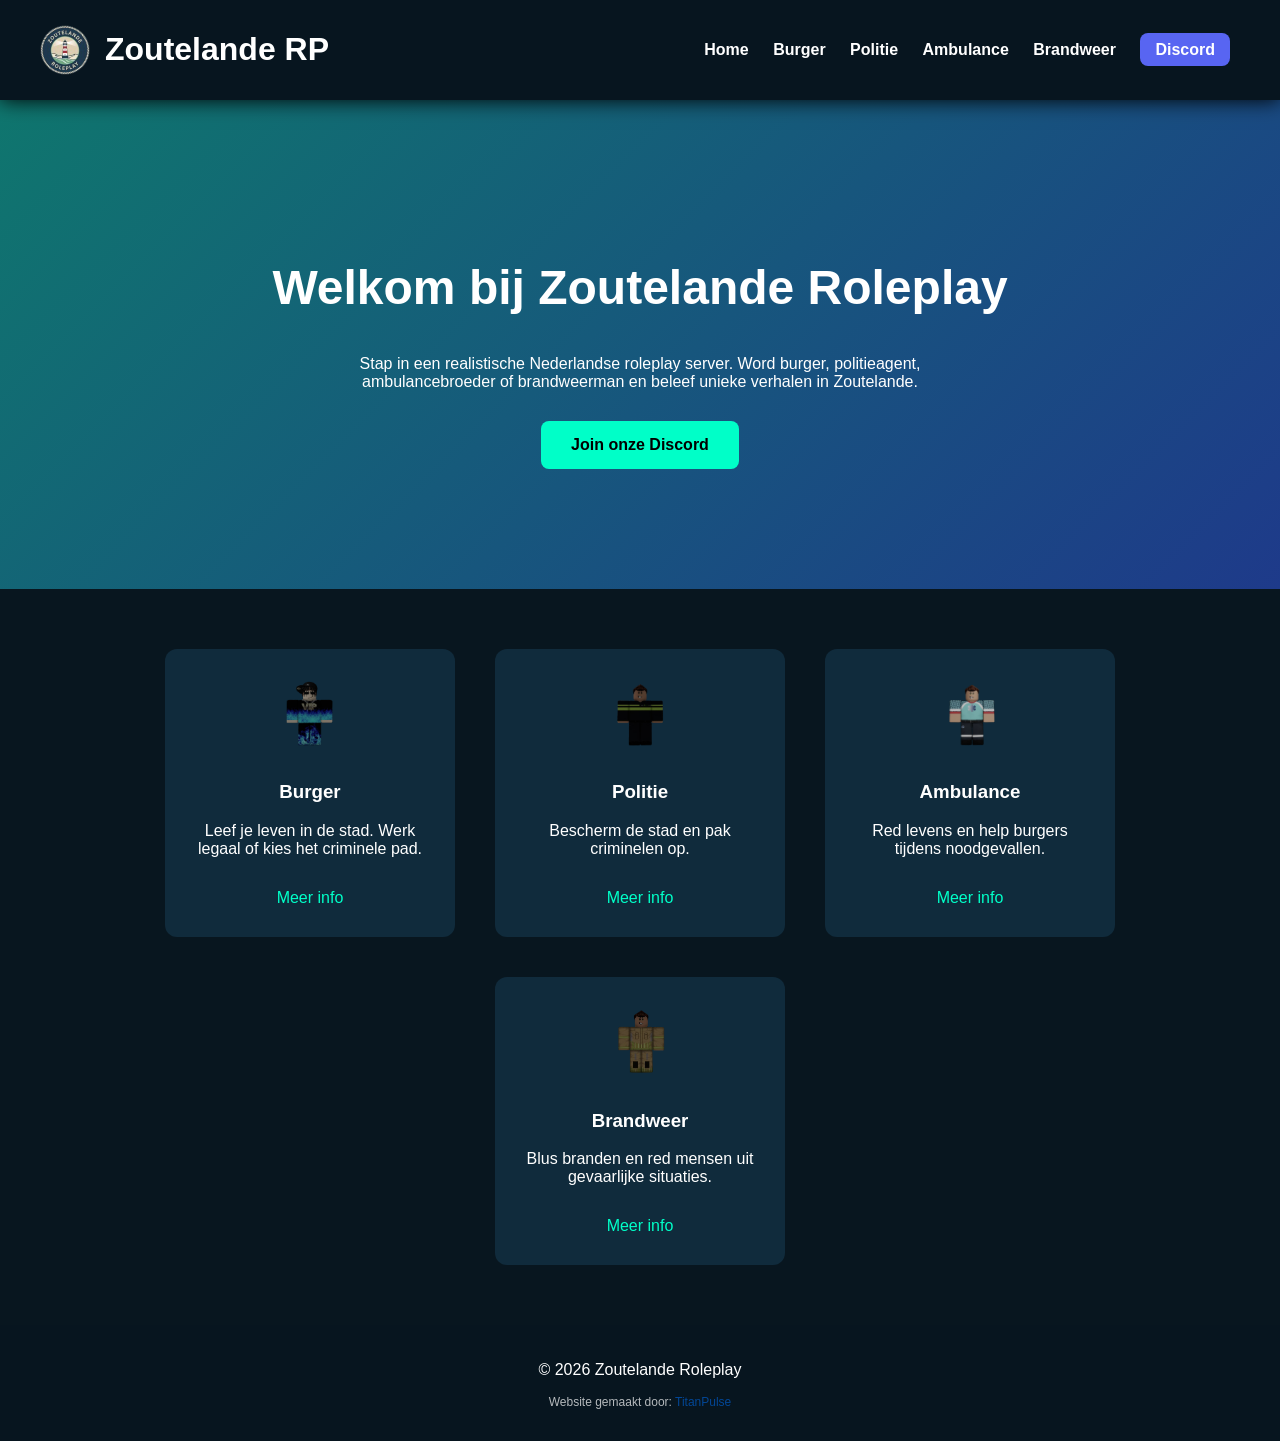
<file: index.html>
<!DOCTYPE html>
<html lang="nl">

<head>

<meta charset="UTF-8">
<meta name="viewport" content="width=device-width, initial-scale=1.0">

<title>Zoutelande Roleplay | Roblox Roleplay Server</title>

<!-- Favicon -->
<link rel="icon" type="image/x-icon" href="favicon.png">

<!-- SEO -->
<meta name="description" content="Zoutelande Roleplay is een Roblox roleplay server. Word burger, politie, ambulance of brandweer in Zoutelande!">
<meta name="keywords" content="Zoutelande Roleplay, Roblox RP, Nederlandse roleplay, Roblox roleplay server">
<meta name="author" content="Zoutelande Roleplay">

<!-- Open Graph / Discord preview -->
<meta property="og:title" content="Zoutelande Roleplay">
<meta property="og:description" content="Nederlandse Roblox roleplay server. Word burger, politie, ambulance of brandweer in Zoutelande!">
<meta property="og:image" content="https://www.zoutelande-roleplay.titanpulse-free.nl/discord-preview.png">
<meta property="og:url" content="https://www.zoutelande-roleplay.titanpulse-free.nl">
<meta property="og:type" content="website">

<!-- Twitter preview (soms ook door Discord gebruikt) -->
<meta name="twitter:card" content="summary_large_image">
<meta name="twitter:title" content="Zoutelande Roleplay">
<meta name="twitter:description" content="Nederlandse Roblox roleplay server">
<meta name="twitter:image" content="https://www.zoutelande-roleplay.titanpulse-free.nl/discord-preview.png">

<!-- Stylesheet -->
<link rel="stylesheet" href="style.css">

</head>
  
<body>

<header>

<a href="/" class="logo">

<img src="logo.png">

<h1>Zoutelande RP</h1>

</a>

<nav>

<a href="/">Home</a>
<a href="burger/">Burger</a>
<a href="politie/">Politie</a>
<a href="ambulance/">Ambulance</a>
<a href="brandweer/">Brandweer</a>

<a class="discord" href="https://discord.gg/a6deJQt2vz" target="_blank">
Discord
</a>

</nav>

</header>

<section class="hero">

<h2>Welkom bij Zoutelande Roleplay</h2>

<p>

Stap in een realistische Nederlandse roleplay server.  
Word burger, politieagent, ambulancebroeder of brandweerman  
en beleef unieke verhalen in Zoutelande.

</p>

<a class="joinbtn" href="https://discord.gg/a6deJQt2vz">Join onze Discord</a>

</section>

<section class="jobs">

<div class="card">

<img src="burger.png">

<h3>Burger</h3>

<p>

Leef je leven in de stad. Werk legaal of kies het criminele pad.

</p>

<a href="burger/">Meer info</a>

</div>

<div class="card">

<img src="politie.png">

<h3>Politie</h3>

<p>

Bescherm de stad en pak criminelen op.

</p>

<a href="politie/">Meer info</a>

</div>

<div class="card">

<img src="ambulance.png">

<h3>Ambulance</h3>

<p>

Red levens en help burgers tijdens noodgevallen.

</p>

<a href="ambulance/">Meer info</a>

</div>

<div class="card">

<img src="brandweer.png">

<h3>Brandweer</h3>

<p>

Blus branden en red mensen uit gevaarlijke situaties.

</p>

<a href="brandweer/">Meer info</a>

</div>

</section>

<footer>
  <p>© 2026 Zoutelande Roleplay</p>
  <p class="footer-credit" style="font-size:12px; margin-top:5px; opacity:0.7; text-align:center;">
    Website gemaakt door: <a href="https://www.titanpulse.nl/" target="_blank" rel="noopener">TitanPulse</a>
  </p>
</footer>

</body>
</html>
</file>
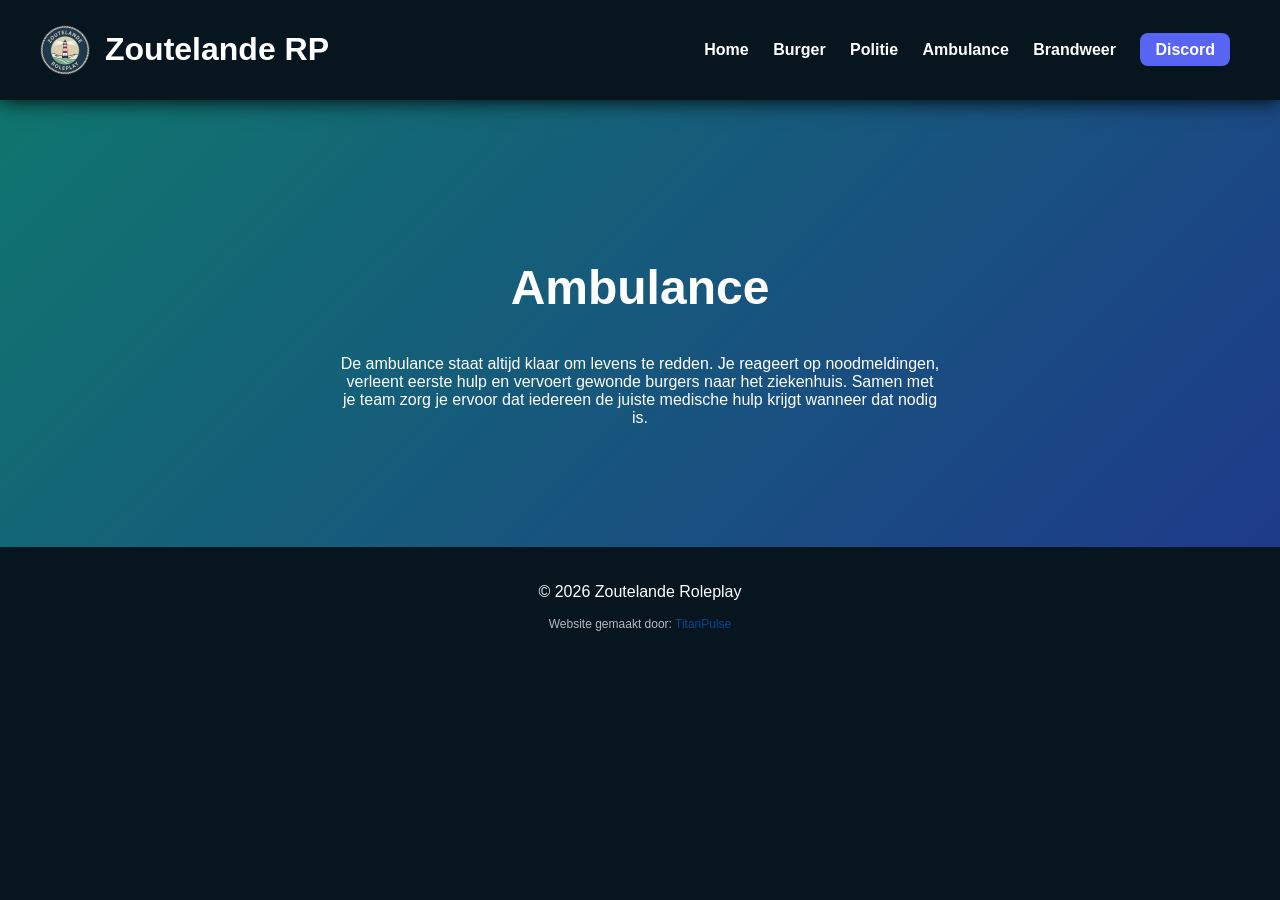
<file: ambulance/index.html>
<!DOCTYPE html>
<html lang="nl">

<head>

<meta charset="UTF-8">

<title>Ambulance | Zoutelande Roleplay</title>

<link rel="icon" href="../favicon.png">

<link rel="stylesheet" href="../style.css">

</head>

<body>

<header>

<a href="../" class="logo">

<img src="../logo.png">

<h1>Zoutelande RP</h1>

</a>

<nav>

<a href="../">Home</a>
<a href="../burger/">Burger</a>
<a href="../politie/">Politie</a>
<a href="../ambulance/">Ambulance</a>
<a href="../brandweer/">Brandweer</a>

<a class="discord" href="https://discord.gg/a6deJQt2vz" target="_blank">
Discord
</a>

</nav>

</header>

<section class="hero">

<h2>Ambulance</h2>

<p>

De ambulance staat altijd klaar om levens te redden.  
Je reageert op noodmeldingen, verleent eerste hulp  
en vervoert gewonde burgers naar het ziekenhuis.

Samen met je team zorg je ervoor dat iedereen  
de juiste medische hulp krijgt wanneer dat nodig is.

</p>

</section>

<footer>
  <p>© 2026 Zoutelande Roleplay</p>
  <p class="footer-credit" style="font-size:12px; margin-top:5px; opacity:0.7; text-align:center;">
    Website gemaakt door: <a href="https://www.titanpulse.nl/" target="_blank" rel="noopener">TitanPulse</a>
  </p>
</footer>

</body>

</html>
</file>
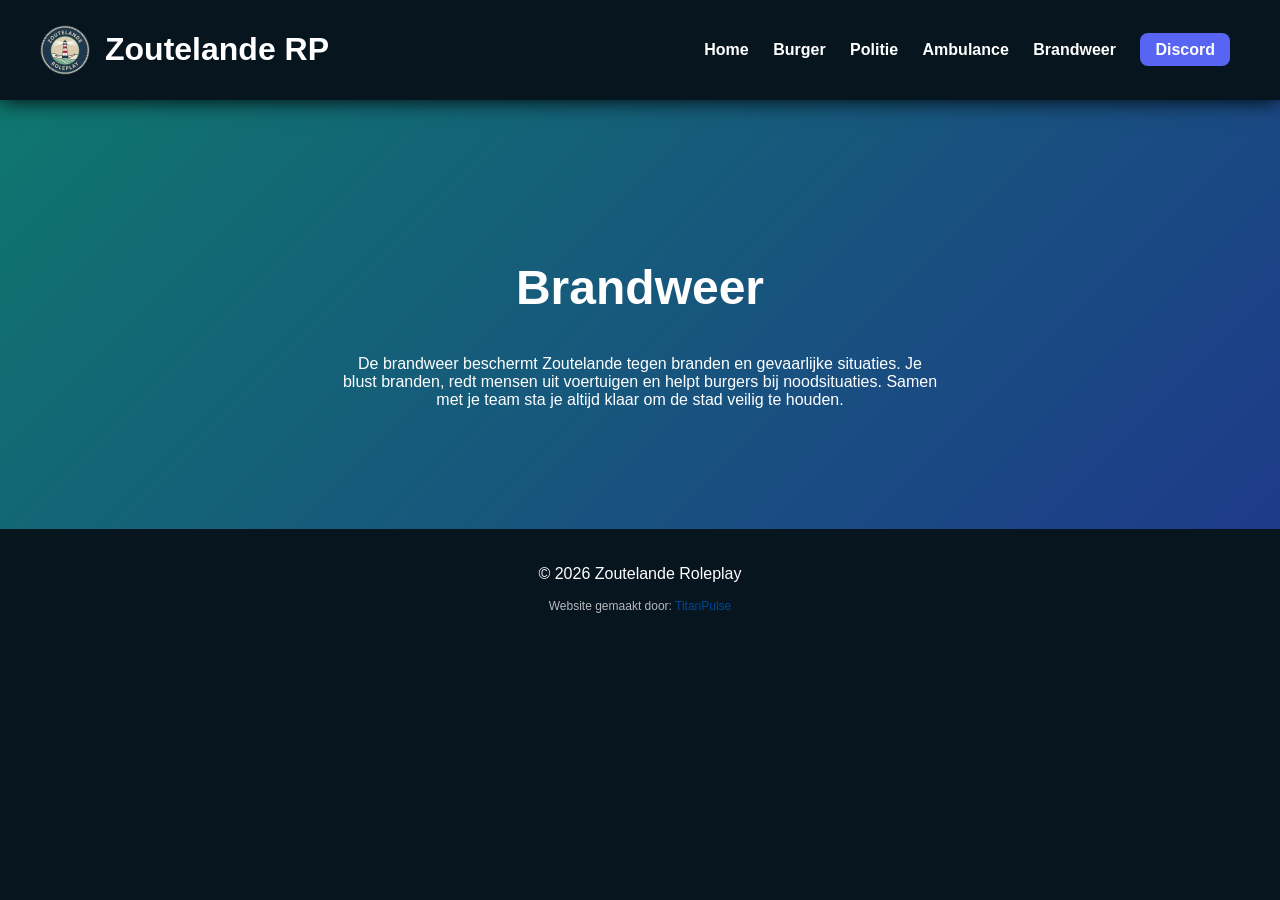
<file: brandweer/index.html>
<!DOCTYPE html>
<html lang="nl">

<head>

<meta charset="UTF-8">

<title>Brandweer | Zoutelande Roleplay</title>

<link rel="icon" href="../favicon.png">

<link rel="stylesheet" href="../style.css">

</head>

<body>

<header>

<a href="../" class="logo">

<img src="../logo.png">

<h1>Zoutelande RP</h1>

</a>

<nav>

<a href="../">Home</a>
<a href="../burger/">Burger</a>
<a href="../politie/">Politie</a>
<a href="../ambulance/">Ambulance</a>
<a href="../brandweer/">Brandweer</a>

<a class="discord" href="https://discord.gg/a6deJQt2vz" target="_blank">
Discord
</a>

</nav>

</header>

<section class="hero">

<h2>Brandweer</h2>

<p>

De brandweer beschermt Zoutelande tegen branden  
en gevaarlijke situaties.  

Je blust branden, redt mensen uit voertuigen  
en helpt burgers bij noodsituaties.  

Samen met je team sta je altijd klaar  
om de stad veilig te houden.

</p>

</section>

<footer>
  <p>© 2026 Zoutelande Roleplay</p>
  <p class="footer-credit" style="font-size:12px; margin-top:5px; opacity:0.7; text-align:center;">
    Website gemaakt door: <a href="https://www.titanpulse.nl/" target="_blank" rel="noopener">TitanPulse</a>
  </p>
</footer>

</body>

</html>
</file>
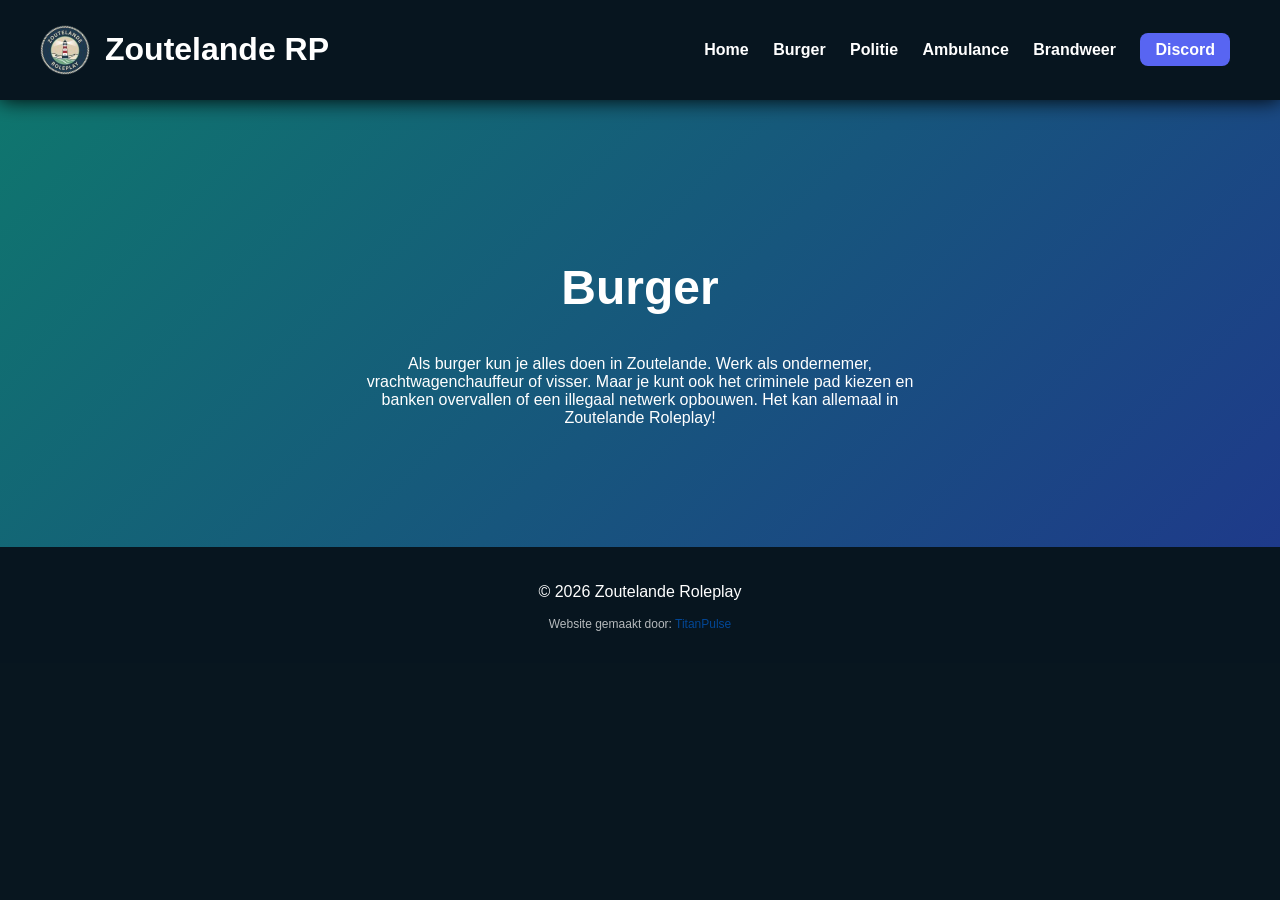
<file: burger/index.html>
<!DOCTYPE html>
<html lang="nl">
<head>

<meta charset="UTF-8">

<title>Burger | Zoutelande RP</title>

<link rel="icon" href="../favicon.png">

<link rel="stylesheet" href="../style.css">

</head>

<body>

<header>

<a href="../" class="logo">

<img src="../logo.png">

<h1>Zoutelande RP</h1>

</a>

<nav>

<a href="../">Home</a>
<a href="../burger/">Burger</a>
<a href="../politie/">Politie</a>
<a href="../ambulance/">Ambulance</a>
<a href="../brandweer/">Brandweer</a>

<a class="discord" href="https://discord.gg/a6deJQt2vz">

Discord

</a>

</nav>

</header>

<section class="hero">

<h2>Burger</h2>

<p>

Als burger kun je alles doen in Zoutelande.  
Werk als ondernemer, vrachtwagenchauffeur of visser.  
Maar je kunt ook het criminele pad kiezen en banken  
overvallen of een illegaal netwerk opbouwen.
Het kan allemaal in Zoutelande Roleplay!

</p>

</section>

<footer>
  <p>© 2026 Zoutelande Roleplay</p>
  <p class="footer-credit" style="font-size:12px; margin-top:5px; opacity:0.7; text-align:center;">
    Website gemaakt door: <a href="https://www.titanpulse.nl/" target="_blank" rel="noopener">TitanPulse</a>
  </p>
</footer>

</body>
</html>
</file>
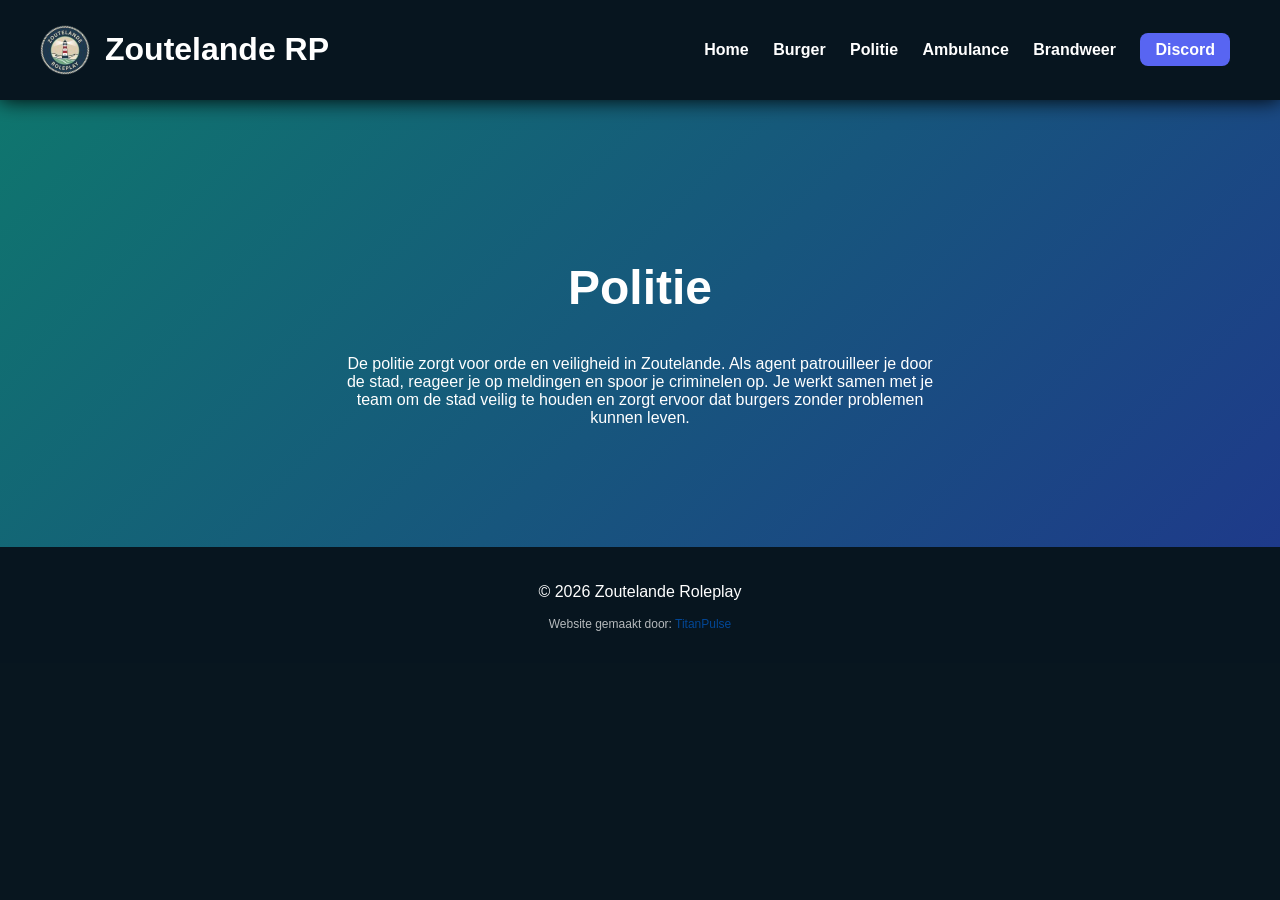
<file: politie/index.html>
<!DOCTYPE html>
<html lang="nl">

<head>

<meta charset="UTF-8">

<title>Politie | Zoutelande Roleplay</title>

<link rel="icon" href="../favicon.png">

<link rel="stylesheet" href="../style.css">

</head>

<body>

<header>

<a href="../" class="logo">

<img src="../logo.png">

<h1>Zoutelande RP</h1>

</a>

<nav>

<a href="../">Home</a>
<a href="../burger/">Burger</a>
<a href="../politie/">Politie</a>
<a href="../ambulance/">Ambulance</a>
<a href="../brandweer/">Brandweer</a>

<a class="discord" href="https://discord.gg/a6deJQt2vz" target="_blank">
Discord
</a>

</nav>

</header>

<section class="hero">

<h2>Politie</h2>

<p>

De politie zorgt voor orde en veiligheid in Zoutelande.  
Als agent patrouilleer je door de stad, reageer je op meldingen  
en spoor je criminelen op.  

Je werkt samen met je team om de stad veilig te houden  
en zorgt ervoor dat burgers zonder problemen kunnen leven.

</p>

</section>

<footer>
  <p>© 2026 Zoutelande Roleplay</p>
  <p class="footer-credit" style="font-size:12px; margin-top:5px; opacity:0.7; text-align:center;">
    Website gemaakt door: <a href="https://www.titanpulse.nl/" target="_blank" rel="noopener">TitanPulse</a>
  </p>
</footer>

</body>

</html>
</file>
<file: style.css>
body{
margin:0;
font-family:Arial;
background:#08161f;
color:white;
}

/* NAVBAR */

header{
background:#07151f;
display:flex;
align-items:center;
justify-content:space-between;
padding:10px 40px;
position:sticky;
top:0;
box-shadow:0 0 20px black;
}

.logo{
display:flex;
align-items:center;
gap:15px;
text-decoration:none;
color:white;
}

.logo img{
height:50px;
animation:float 3s infinite ease-in-out;
}

@keyframes float{
0%{transform:translateY(0px);}
50%{transform:translateY(-5px);}
100%{transform:translateY(0px);}
}

nav a{
color:white;
text-decoration:none;
margin:0 10px;
font-weight:bold;
position:relative;
}

nav a::after{
content:"";
position:absolute;
width:0%;
height:2px;
background:#00ffc8;
left:0;
bottom:-5px;
transition:0.3s;
}

nav a:hover::after{
width:100%;
}

nav a:hover{
color:#00ffc8;
}

.discord{
background:#5865F2;
padding:8px 15px;
border-radius:8px;
}

.discord:hover{
transform:scale(1.1);
}

/* HERO */

.hero{
text-align:center;
padding:120px 20px;
background:linear-gradient(135deg,#0f766e,#1e3a8a);
}

.hero h2{
font-size:48px;
}

.hero p{
max-width:600px;
margin:auto;
margin-top:20px;
}

.joinbtn{
display:inline-block;
margin-top:30px;
padding:15px 30px;
background:#00ffc8;
color:black;
font-weight:bold;
text-decoration:none;
border-radius:8px;
transition:0.3s;
}

.joinbtn:hover{
transform:scale(1.1);
box-shadow:0 0 20px #00ffc8;
}

/* JOBS */

.jobs{
display:flex;
justify-content:center;
gap:40px;
padding:60px;
flex-wrap:wrap;
}

.card{
background:#102b3c;
padding:30px;
border-radius:12px;
width:230px;
text-align:center;
transition:0.3s;
}

.card img{
height:70px;
margin-bottom:10px;
}

.card:hover{
transform:translateY(-10px) scale(1.05);
background:#163c55;
box-shadow:0 0 20px #00ffc8;
}

.card a{
display:inline-block;
margin-top:15px;
color:#00ffc8;
text-decoration:none;
}

footer{
text-align:center;
padding:20px;
background:#07151f;
}

.footer-credit a {
    color: #005cc8;          /* linkkleur veranderd naar blauw */
    text-decoration: none;
    transition: 0.2s;
}

.footer-credit a:hover {
    text-decoration: underline;
    text-shadow: 0 0 5px #005cc8; /* hover glow ook blauw */
}
</file>
